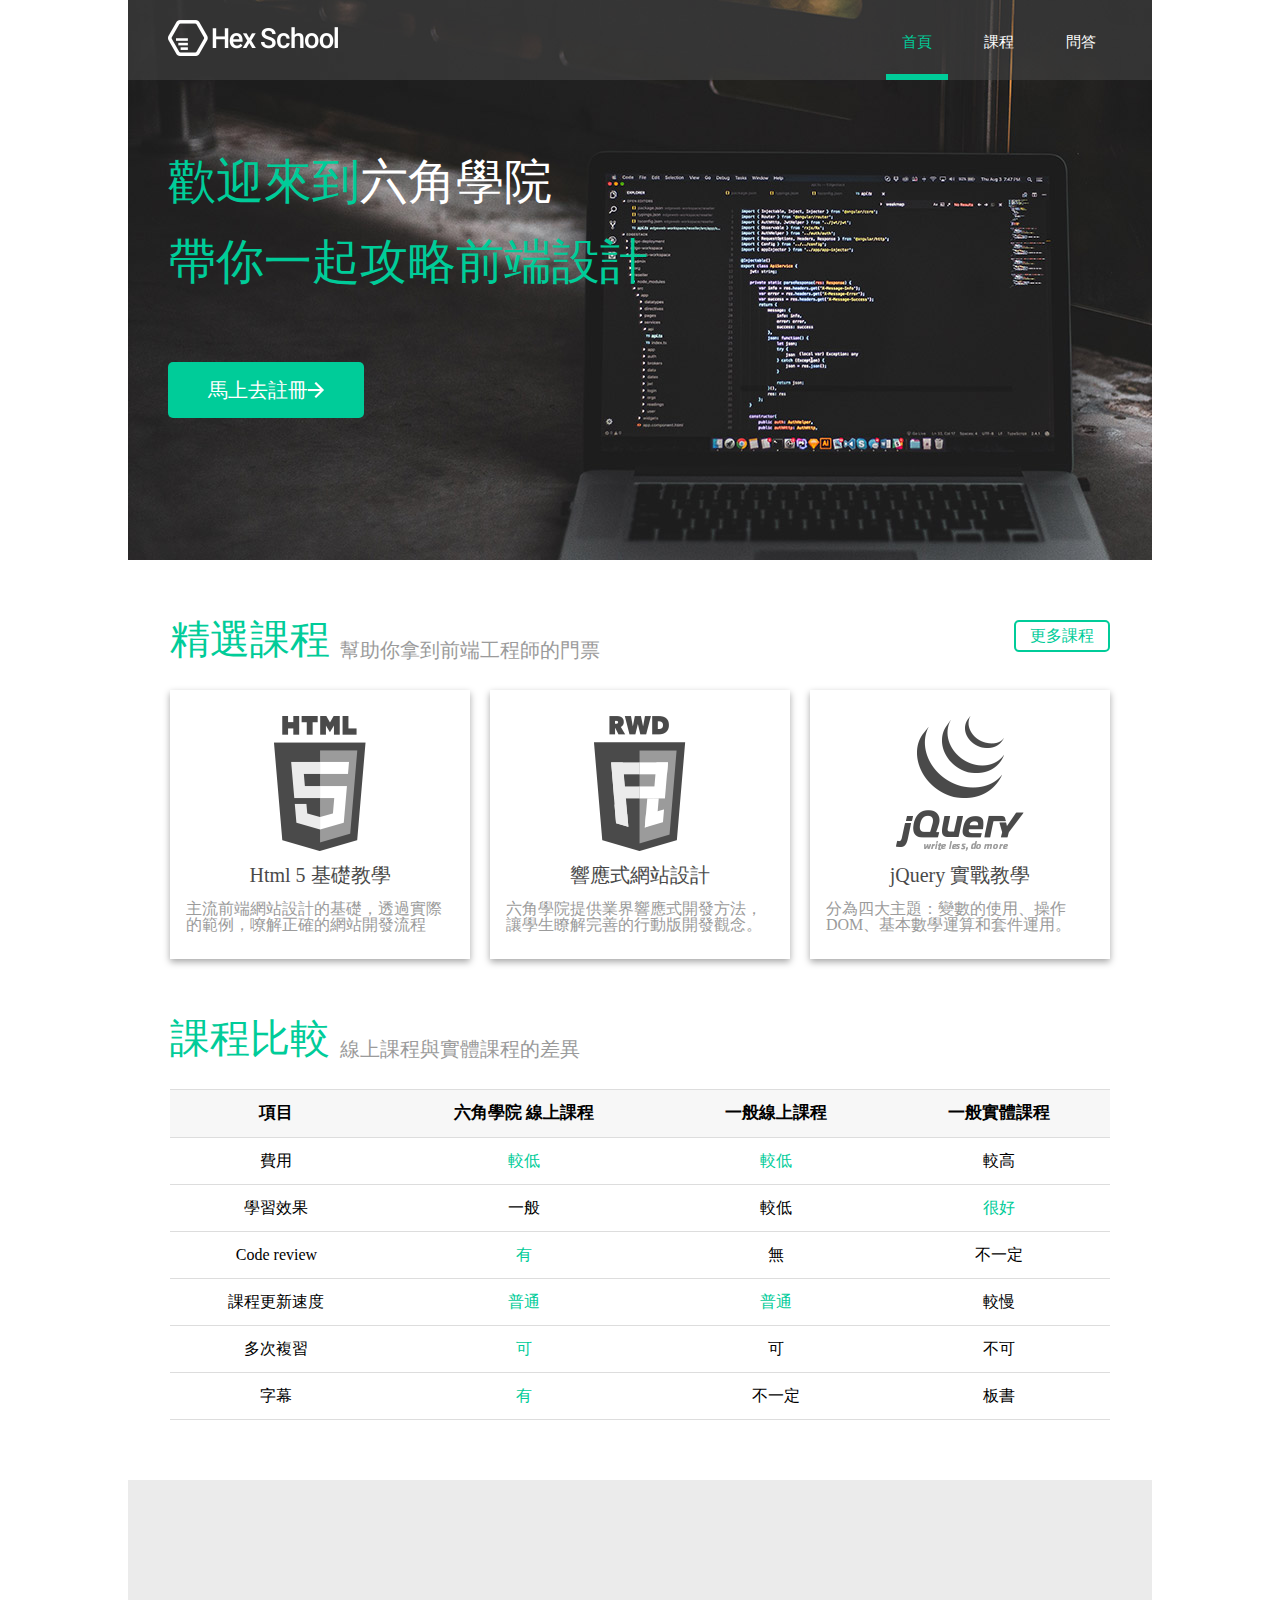
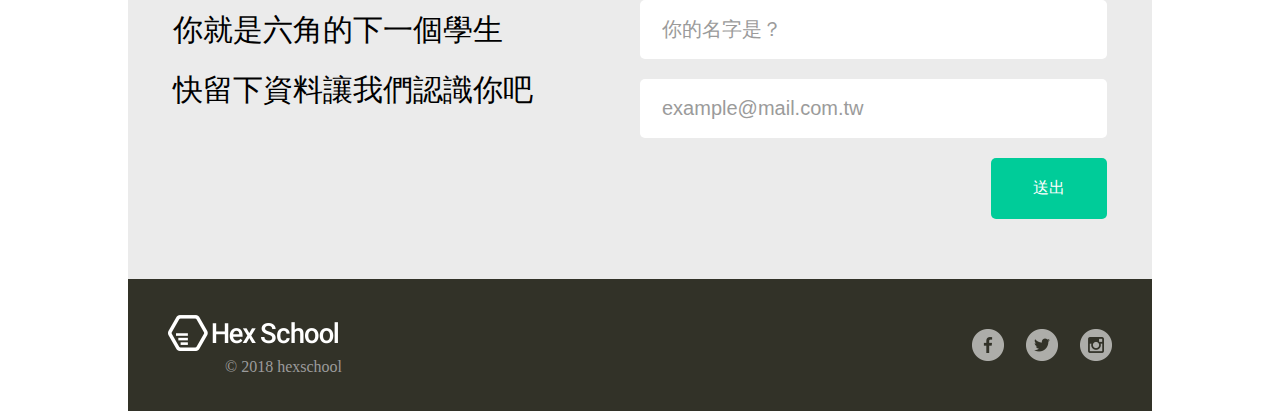
<file: index.html>
<!DOCTYPE html>
<html lang="en">

<head>
	<meta charset="UTF-8">
	<meta content="width=device-width, initial-scale=1.0" name="viewport">
	<meta http-equiv="X-UA-Compatible" content="IE=edge,chrome=1">
	<meta property="og:title" content="多版面網站實作  | 使用 HTML、CSS 開發一個網站">
	<meta property="og:description" content="從一個PSD檔開始，自行切圖，然後用HTML、CSS來完成整個多個版本的網站。">
	<meta property="og:site_name" content="王以謙的多版面網站實作練習">
	<meta property="og:locale" content="zh_TW" />
	<meta content="從一個PSD檔開始，自行切圖，然後用HTML、CSS來完成整個多個版本的網站。" name="description">
	<meta content="網頁設計, 練習, 切版, 前端, HTML, CSS" name="keywords">
	<meta content="王以謙" name="author">
	<title>首頁</title>
	<link rel="stylesheet" href="css/reset.css">
	<link rel="stylesheet" href="css/all.css">
	<link rel="icon" href="favicon.ico">
</head>

<body>
	<div class="wrap">
		<header class="header clearfix">
			<h1><a href="#" class="site-logo" title="六角學院">王以謙</a></h1>
			<nav>
				<ul class="header-navigation pull-right">
					<li><a class="active-page" href="index.html">首頁</a></li>
					<li><a href="course.html">課程</a></li>
					<li><a href="faq.html">問答</a></li>
				</ul>
			</nav>
		</header>
		<!-- end header -->
		<div class="banner">
			<img class="background" src="img/banner_photo.jpg" alt="banner background">
			<div class="slogon">
				<div class="mb60">
					<h2>歡迎來到<span>六角學院</span><br>帶你一起攻略前端設計
					</h2>
				</div>
				<a href="" class="button-action button-primary"><span>馬上去註冊</span> <img src="img/arrow.png"
						alt="arrow"></a>
			</div>
		</div>
		<!-- end banner -->
		<div class="content">
			<section class="mb60">
				<div class="bar mb30 clearfix">
					<h2 class="pull-left green">精選課程 <span class="subheader">幫助你拿到前端工程師的門票</span></h2>
					<a href="#" class="pull-right">更多課程</a>
				</div>
				<ul class="list-courses">
					<li>
						<img src="img/Html.png" alt="html5">
						<h3>Html 5 基礎教學</h3>
						<p>主流前端網站設計的基礎，透過實際的範例，嘹解正確的網站開發流程</p>
					</li>
					<li>
						<img src="img/RWD.png" alt="RWD">
						<h3>響應式網站設計</h3>
						<p>六角學院提供業界響應式開發方法，讓學生瞭解完善的行動版開發觀念。</p>
					</li>
					<li>
						<img src="img/jQuery.png" alt="jQuery">
						<h3>jQuery 實戰教學</h3>
						<p>分為四大主題：變數的使用、操作DOM、基本數學運算和套件運用。</p>
					</li>
				</ul>
			</section>
			<section class="difference">
				<h2 class="mb30 green">課程比較 <span class="subheader">線上課程與實體課程的差異</span></h2>
				<table class="text-center">
					<thead>
						<tr>
							<th scope="col">項目</th>
							<th scope="col">六角學院 線上課程</th>
							<th scope="col">一般線上課程</th>
							<th scope="col">一般實體課程</th>
						</tr>
					</thead>
					<tbody>
						<tr>
							<th scope="row">費用</th>
							<td class="green">較低</td>
							<td class="green">較低</td>
							<td>較高</td>
						</tr>
						<tr>
							<th scope="row">學習效果</th>
							<td>一般</td>
							<td>較低</td>
							<td class="green">很好</td>
						</tr>
						<tr>
							<th scope="row">Code review</th>
							<td class="green">有</td>
							<td>無</td>
							<td>不一定</td>
						</tr>
						<tr>
							<th scope="row">課程更新速度</th>
							<td class="green">普通</td>
							<td class="green">普通</td>
							<td>較慢</td>
						</tr>
						<tr>
							<th scope="row">多次複習</th>
							<td class="green">可</td>
							<td>可</td>
							<td>不可</td>
						</tr>
						<tr>
							<th scope="row">字幕</th>
							<td class="green">有</td>
							<td>不一定</td>
							<td>板書</td>
						</tr>
					</tbody>
				</table>
			</section>
		</div>
		<!-- end content -->
		<div class="call-action">
			<div class="flex-grow">
				<h2>你就是六角的下一個學生<br>快留下資料讓我們認識你吧</h2>
			</div>
			<form class="flex-grow" action="index.html">
				<input type="text" name="name" id="name" placeholder="你的名字是？" required>
				<input type="email" name="mail" id="mail" placeholder="example@mail.com.tw">
				<input type="submit" class="button-primary" value="送出">
			</form>
		</div>
		<!-- end call-action -->
		<footer id="footer">
			<div class="footer-logo pull-left center-vertical">
				<div class="clearfix">
					<img src="img/footer_logo.png" alt="footer logo">
					<p>&copy 2018 hexschool</p>
				</div>
			</div>
			<ul class="social-footer pull-right">
				<li><a href="#"><img src="img/facebook_icon.png" alt=""></a></li>
				<li><a href="#"><img src="img/twitter_icon.png" alt=""></a></li>
				<li><a href="#"><img src="img/instagram_icon.png" alt=""></a></li>
			</ul>
		</footer>
		<!-- end footer -->
	</div>
</body>

</html>
</file>
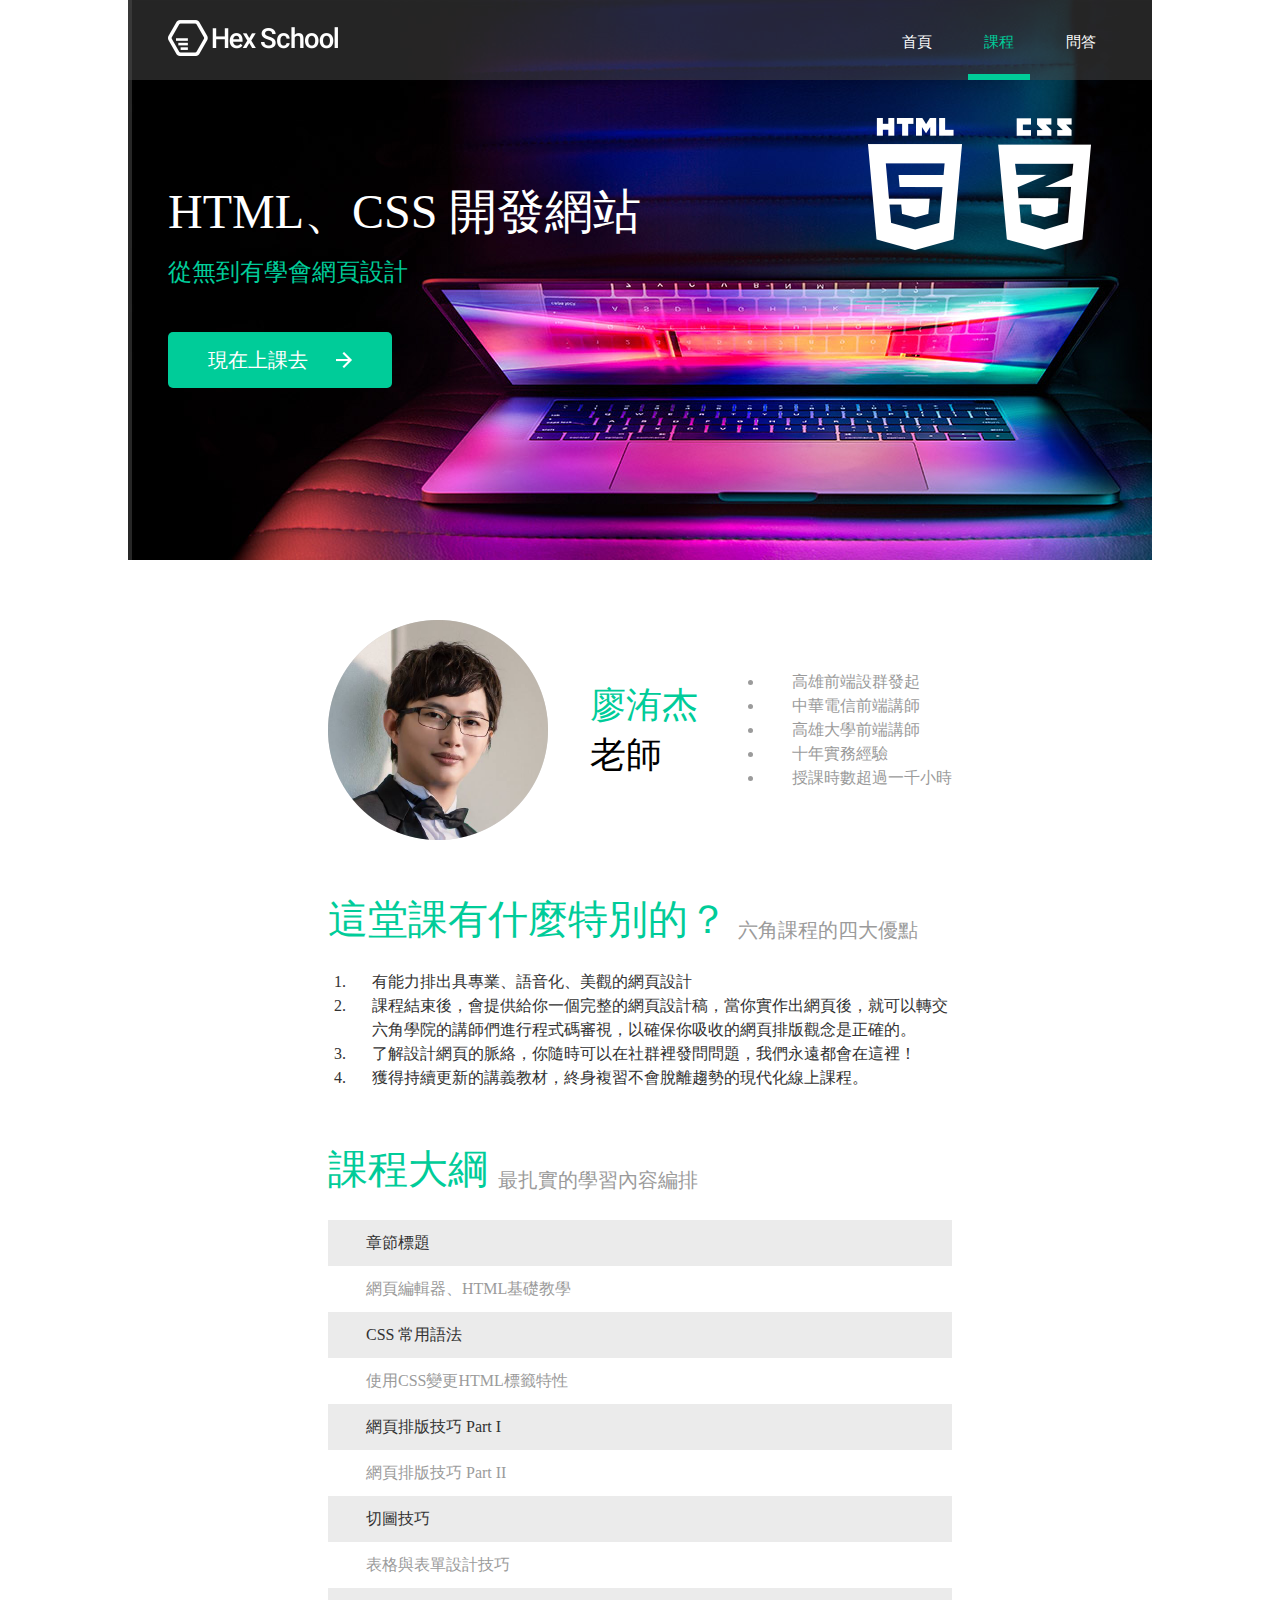
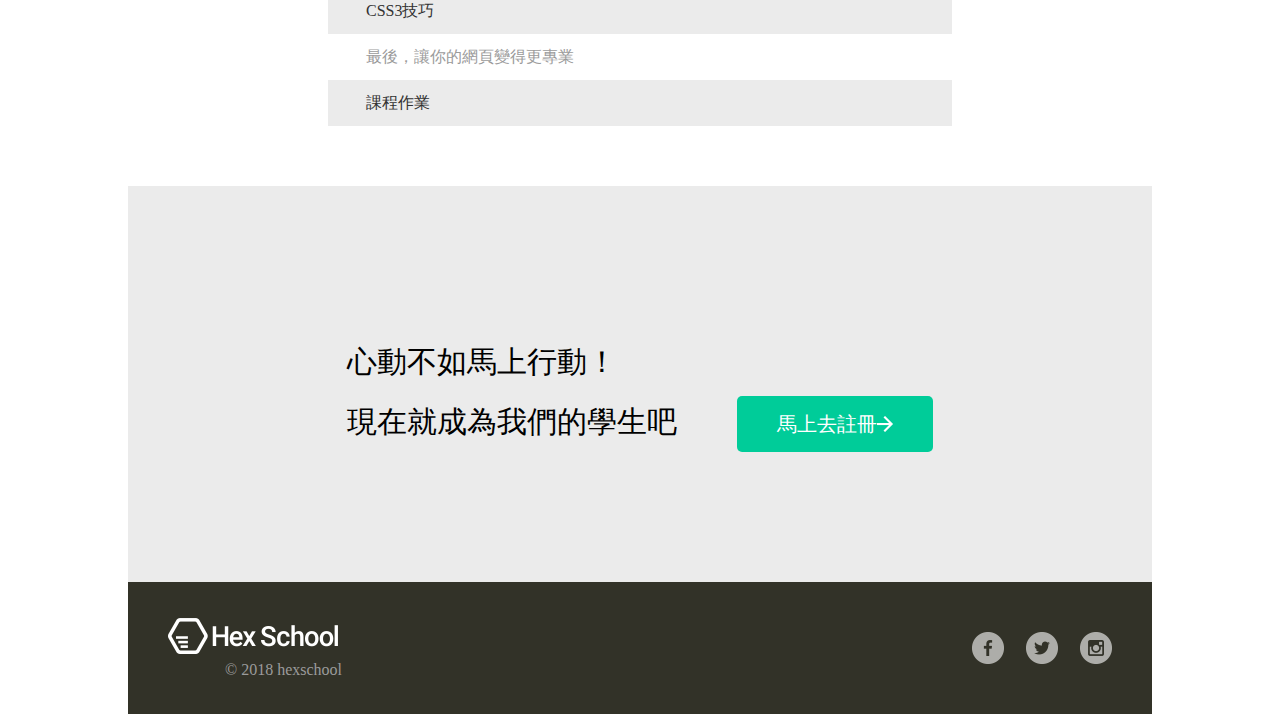
<file: course.html>
<!DOCTYPE html>
<html lang="en">

<head>
	<meta charset="UTF-8">
	<meta content="width=device-width, initial-scale=1.0" name="viewport">
	<meta http-equiv="X-UA-Compatible" content="IE=edge,chrome=1">
	<meta property="og:title" content="多版面網站實作  | 使用 HTML、CSS 開發一個網站">
	<meta property="og:description" content="從一個PSD檔開始，自行切圖，然後用HTML、CSS來完成整個多個版本的網站。">
	<meta property="og:site_name" content="王以謙的多版面網站實作練習">
	<meta property="og:locale" content="zh_TW" />
	<meta content="從一個PSD檔開始，自行切圖，然後用HTML、CSS來完成整個多個版本的網站。" name="description">
	<meta content="網頁設計, 練習, 切版, 前端, HTML, CSS" name="keywords">
	<meta content="王以謙" name="author">
	<title>課程</title>
	<link rel="stylesheet" href="css/reset.css">
	<link rel="stylesheet" href="css/all.css">
	<link rel="icon" href="favicon.ico">
</head>

<body>
	<div class="wrap">
		<header class="header">
			<h1><a href="#" class="site-logo" title="六角學院">王以謙</a></h1>
			<nav>
				<ul class="header-navigation pull-right">
					<li><a href="index.html">首頁</a></li>
					<li><a class="active-page" href="course.html">課程</a></li>
					<li><a href="faq.html">問答</a></li>
				</ul>
			</nav>
		</header>
		<!-- end header -->
		<div class="banner">
			<img class="background" src="img/banner_photo_2.jpg" alt="banner background">
			<div class="slogon">
				<div class="mb48">
					<h2 class="mb8"><span>HTML、CSS 開發網站</span></h2>
					<h3 class="green">從無到有學會網頁設計</h3>
				</div>
				<a href="" class="button-action button-primary"><span>現在上課去</span> <img class="right-arrow"
						src="img/arrow.png" alt="arrow"></a>
			</div>
			<div class="medal">
				<img src="img/html5.png" alt="html5">
				<img src="img/css3.png" alt="css3">
			</div>
		</div>
		<!-- end banner -->
		<div class="content content-course">
			<section class="teacher mb60">
				<img src="img/teacher.png" alt="teacher">
				<h2><span class="green">廖洧杰</span><br>老師</h2>
				<ul>
					<li>高雄前端設群發起</li>
					<li>中華電信前端講師</li>
					<li>高雄大學前端講師</li>
					<li>十年實務經驗</li>
					<li>授課時數超過一千小時</li>
				</ul>
			</section>
			<section class="feature mb60">
				<h2 class="green mb30">這堂課有什麼特別的？ <span class="subheader">六角課程的四大優點</span></h2>
				<ol>
					<li>有能力排出具專業、語音化、美觀的網頁設計</li>
					<li>課程結束後，會提供給你一個完整的網頁設計稿，當你實作出網頁後，就可以轉交六角學院的講師們進行程式碼審視，以確保你吸收的網頁排版觀念是正確的。</li>
					<li>了解設計網頁的脈絡，你隨時可以在社群裡發問問題，我們永遠都會在這裡！</li>
					<li>獲得持續更新的講義教材，終身複習不會脫離趨勢的現代化線上課程。</li>
				</ol>
			</section>
			<section class="outline">
				<h2 class="green mb30">課程大綱 <span class="subheader">最扎實的學習內容編排</span></h2>
				<table>
					<tr>
						<td>章節標題</td>
					</tr>
					<tr>
						<td>網頁編輯器、HTML基礎教學</td>
					</tr>
					<tr>
						<td>CSS 常用語法</td>
					</tr>
					<tr>
						<td>使用CSS變更HTML標籤特性</td>
					</tr>
					<tr>
						<td>網頁排版技巧 Part I</td>
					</tr>
					<tr>
						<td>網頁排版技巧 Part II</td>
					</tr>
					<tr>
						<td>切圖技巧</td>
					</tr>
					<tr>
						<td>表格與表單設計技巧</td>
					</tr>
					<tr>
						<td>CSS3技巧</td>
					</tr>
					<tr>
						<td>最後，讓你的網頁變得更專業</td>
					</tr>
					<tr>
						<td>課程作業</td>
					</tr>
				</table>
			</section>
		</div>
		<!-- end content -->
		<div class="call-action-course">
			<div class="call-action-course-inner">
				<div class="action-desc">
					<h2>心動不如馬上行動！<br>現在就成為我們的學生吧</h2>
				</div>
				<div class="action" action="index.html">
					<a href="" class="button-action button-primary"><span>馬上去註冊</span> <img src="img/arrow.png"
							alt="arrow"></a>
				</div>
			</div>
		</div>
		<!-- end call-action-course -->
		<footer id="footer">
			<div class="footer-logo pull-left center-vertical">
				<div class="clearfix">
					<img src="img/footer_logo.png" alt="footer logo">
					<p>&copy 2018 hexschool</p>
				</div>
			</div>
			<ul class="social-footer pull-right">
				<li><a href="#"><img src="img/facebook_icon.png" alt=""></a></li>
				<li><a href="#"><img src="img/twitter_icon.png" alt=""></a></li>
				<li><a href="#"><img src="img/instagram_icon.png" alt=""></a></li>
			</ul>
		</footer>
		<!-- end footer -->
	</div>
</body>

</html>
</file>
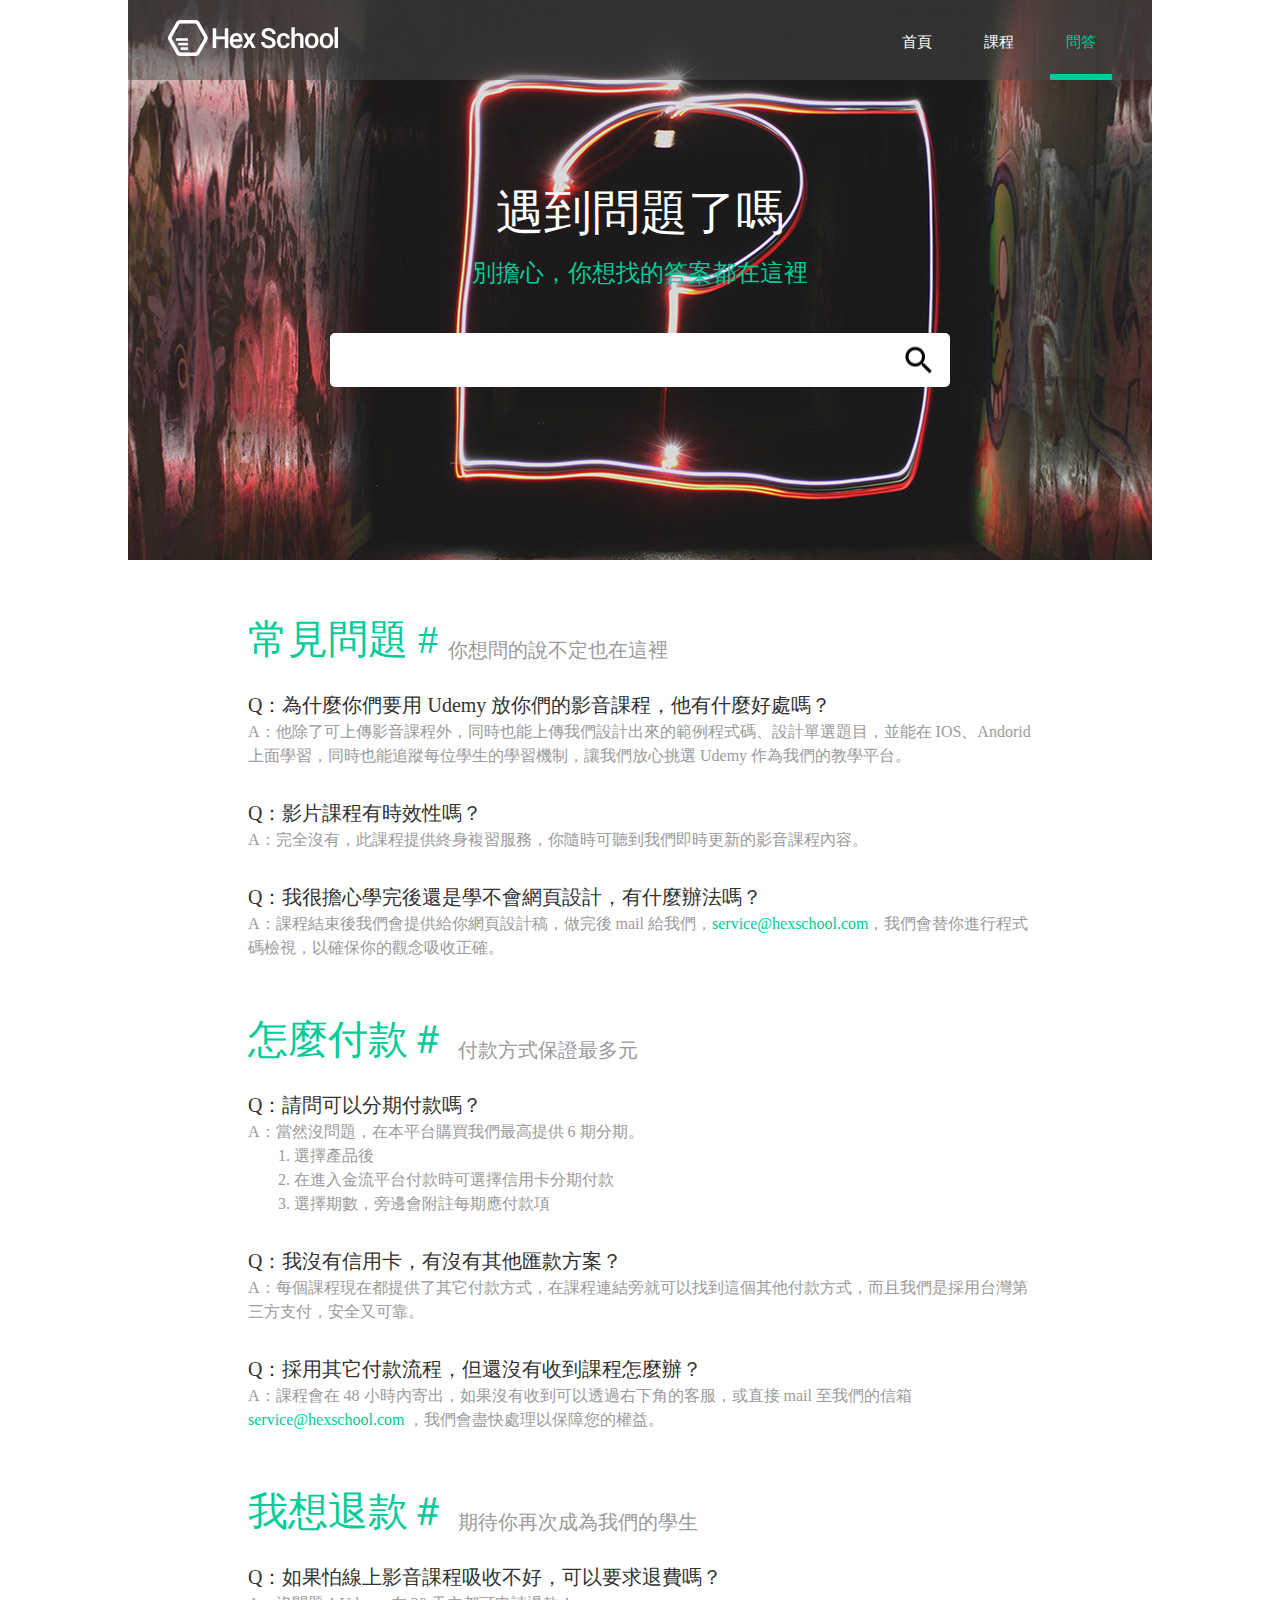
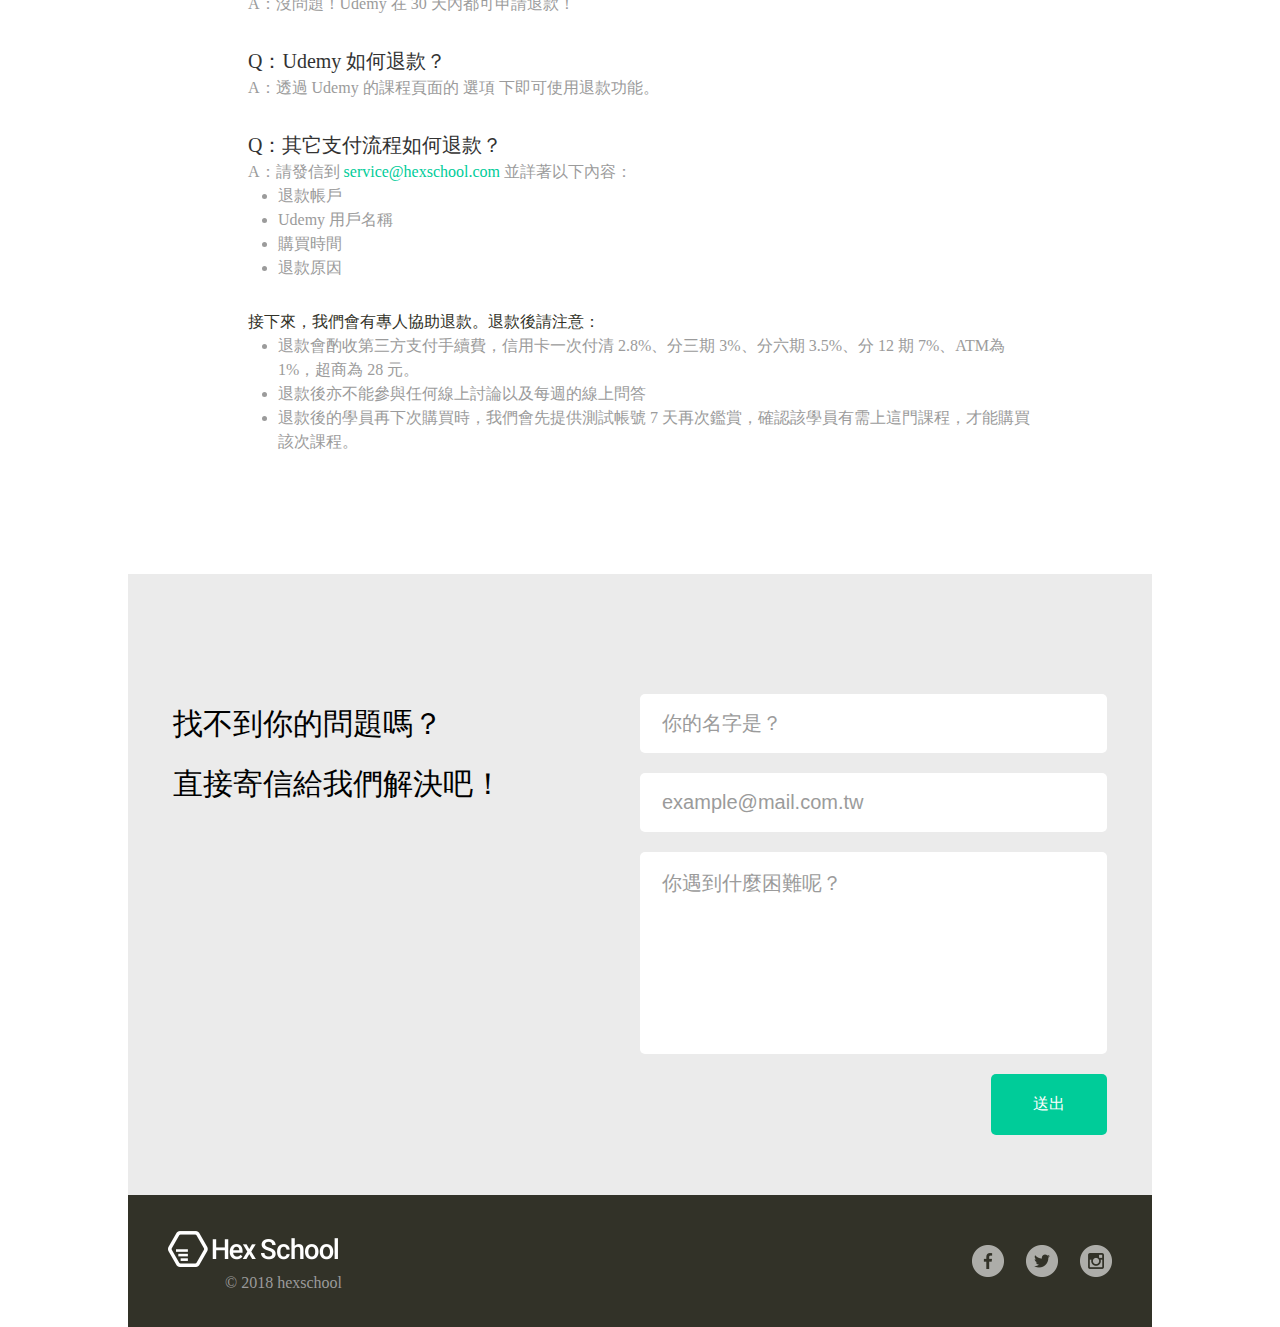
<file: faq.html>
<!DOCTYPE html>
<html lang="en">

<head>
    <meta charset="UTF-8">
    <meta content="width=device-width, initial-scale=1.0" name="viewport">
    <meta http-equiv="X-UA-Compatible" content="IE=edge,chrome=1">
    <meta property="og:title" content="多版面網站實作  | 使用 HTML、CSS 開發一個網站">
    <meta property="og:description" content="從一個PSD檔開始，自行切圖，然後用HTML、CSS來完成整個多個版本的網站。">
    <meta property="og:site_name" content="王以謙的多版面網站實作練習">
    <meta property="og:locale" content="zh_TW" />
    <meta content="從一個PSD檔開始，自行切圖，然後用HTML、CSS來完成整個多個版本的網站。" name="description">
    <meta content="網頁設計, 練習, 切版, 前端, HTML, CSS" name="keywords">
    <meta content="王以謙" name="author">
    <title>問與答</title>
    <link rel="stylesheet" href="css/reset.css">
    <link rel="stylesheet" href="css/all.css">
    <link rel="icon" href="favicon.ico">
</head>

<body>
    <div class="wrap">
        <header class="header">
            <h1><a href="#" class="site-logo" title="六角學院">王以謙</a></h1>
            <nav>
                <ul class="header-navigation pull-right">
                    <li><a href="index.html">首頁</a></li>
                    <li><a href="course.html">課程</a></li>
                    <li><a class="active-page" href="faq.html">問答</a></li>
                </ul>
            </nav>
        </header>
        <div class="banner">
            <img class="background" src="img/banner_photo_3.jpg" alt="banner background">
            <div class="slogon slogon-faq">
                <div class="mb48">
                    <h2 class="mb8"><span>遇到問題了嗎</span></h2>
                    <h3 class="green">別擔心，你想找的答案都在這裡</h3>
                </div>
                <form action="faq.html" method="get">
                    <div class="search-bar">
                        <input class="search-term" type="search" name="question" title="搜尋">
                        <button type="submit" class="search-button">
                            <img src="img/search_icon.png" alt="search icon">
                        </button>
                    </div>
                </form>
            </div>
        </div>
        <div class="content content-faq">
            <section class="mb60">
                <h2 class="green mb30">常見問題 # <span class="subheader">你想問的說不定也在這裡</span></h2>
                <ul class="question-list">
                    <li>
                        <h4 class="question">Q：為什麼你們要用 Udemy 放你們的影音課程，他有什麼好處嗎？</h4>
                        <p class="answer">A：他除了可上傳影音課程外，同時也能上傳我們設計出來的範例程式碼、設計單選題目，並能在 IOS、Andorid
                            上面學習，同時也能追蹤每位學生的學習機制，讓我們放心挑選 Udemy 作為我們的教學平台。</p>
                    </li>
                    <li>
                        <h4 class="question">Q：影片課程有時效性嗎？</h4>
                        <p class="answer">A：完全沒有，此課程提供終身複習服務，你隨時可聽到我們即時更新的影音課程內容。</p>
                    </li>
                    <li>
                        <h4 class="question">Q：我很擔心學完後還是學不會網頁設計，有什麼辦法嗎？</h4>
                        <p class="answer">A：課程結束後我們會提供給你網頁設計稿，做完後 mail 給我們，<a
                                href="mailto:service@hexschool.com">service@hexschool.com</a>，我們會替你進行程式碼檢視，以確保你的觀念吸收正確。
                        </p>
                    </li>
                </ul>
            </section>
            <section class="mb60">
                <h2 class="green mb30">怎麼付款＃ <span class="subheader">付款方式保證最多元</span></h2>
                <ul class="question-list">
                    <li>
                        <h4 class="question">Q：請問可以分期付款嗎？</h4>
                        <div class="answer">A：當然沒問題，在本平台購買我們最高提供 6 期分期。<br>
                            <ol>
                                <li>選擇產品後</li>
                                <li>在進入金流平台付款時可選擇信用卡分期付款</li>
                                <li>選擇期數，旁邊會附註每期應付款項</li>
                            </ol>
                        </div>
                    </li>
                    <li>
                        <h4 class="question">Q：我沒有信用卡，有沒有其他匯款方案？</h4>
                        <p class="answer">A：每個課程現在都提供了其它付款方式，在課程連結旁就可以找到這個其他付款方式，而且我們是採用台灣第三方支付，安全又可靠。</p>
                    </li>
                    <li>
                        <h4 class="question">Q：採用其它付款流程，但還沒有收到課程怎麼辦？</h4>
                        <p class="answer">A：課程會在 48 小時內寄出，如果沒有收到可以透過右下角的客服，或直接 mail 至我們的信箱 <a
                                href="mailto:service@hexschool.com">service@hexschool.com</a> ，我們會盡快處理以保障您的權益。</p>
                    </li>
                </ul>
            </section>
            <section class="mb60">
                <h2 class="green mb30">我想退款＃ <span class="subheader">期待你再次成為我們的學生</span></h2>
                <ul class="question-list">
                    <li>
                        <h4 class="question">Q：如果怕線上影音課程吸收不好，可以要求退費嗎？</h4>
                        <p class="answer">A：沒問題！Udemy 在 30 天內都可申請退款！</p>
                    </li>
                    <li>
                        <h4 class="question">Q：Udemy 如何退款？</h4>
                        <p class="answer">A：透過 Udemy 的課程頁面的 選項 下即可使用退款功能。</p>
                    </li>
                    <li>
                        <h4 class="question">Q：其它支付流程如何退款？</h4>
                        <div class="answer">A：請發信到 <a href="mailto:service@hexschool.com">service@hexschool.com</a>
                            並詳著以下內容：<br>
                            <ul>
                                <li>退款帳戶</li>
                                <li>Udemy 用戶名稱</li>
                                <li>購買時間</li>
                                <li>退款原因</li>
                            </ul>
                        </div>

                    </li>
                    <li>
                        <div class="answer">
                            <p class="dark">接下來，我們會有專人協助退款。退款後請注意：</p>
                            <ul>
                                <li>退款會酌收第三方支付手續費，信用卡一次付清 2.8%、分三期 3%、分六期 3.5%、分 12 期 7%、ATM為 1%，超商為 28 元。</li>
                                <li>退款後亦不能參與任何線上討論以及每週的線上問答</li>
                                <li>退款後的學員再下次購買時，我們會先提供測試帳號 7 天再次鑑賞，確認該學員有需上這門課程，才能購買該次課程。</li>
                            </ul>
                        </div>
                    </li>
                </ul>
            </section>
        </div>
        <!-- end content -->
        <div class="call-action">
            <div class="flex-grow">
                <h2>找不到你的問題嗎？<br>直接寄信給我們解決吧！</h2>
            </div>
            <form class="flex-grow" action="index.html">
                <input type="text" name="name" id="name" placeholder="你的名字是？" required>
                <input type="email" name="mail" id="mail" placeholder="example@mail.com.tw" required>
                <textarea name="question" id="question" placeholder="你遇到什麼困難呢？" required></textarea>
                <input type="submit" class="button-primary" value="送出">
            </form>
        </div>
        <!-- end call-action -->
        <footer id="footer">
            <div class="footer-logo pull-left center-vertical">
                <div class="clearfix">
                    <img src="img/footer_logo.png" alt="footer logo">
                    <p>&copy 2018 hexschool</p>
                </div>
            </div>
            <ul class="social-footer pull-right">
                <li><a href="#"><img src="img/facebook_icon.png" alt=""></a></li>
                <li><a href="#"><img src="img/twitter_icon.png" alt=""></a></li>
                <li><a href="#"><img src="img/instagram_icon.png" alt=""></a></li>
            </ul>
        </footer>
        <!-- end footer -->
    </div>
</body>

</html>
</file>
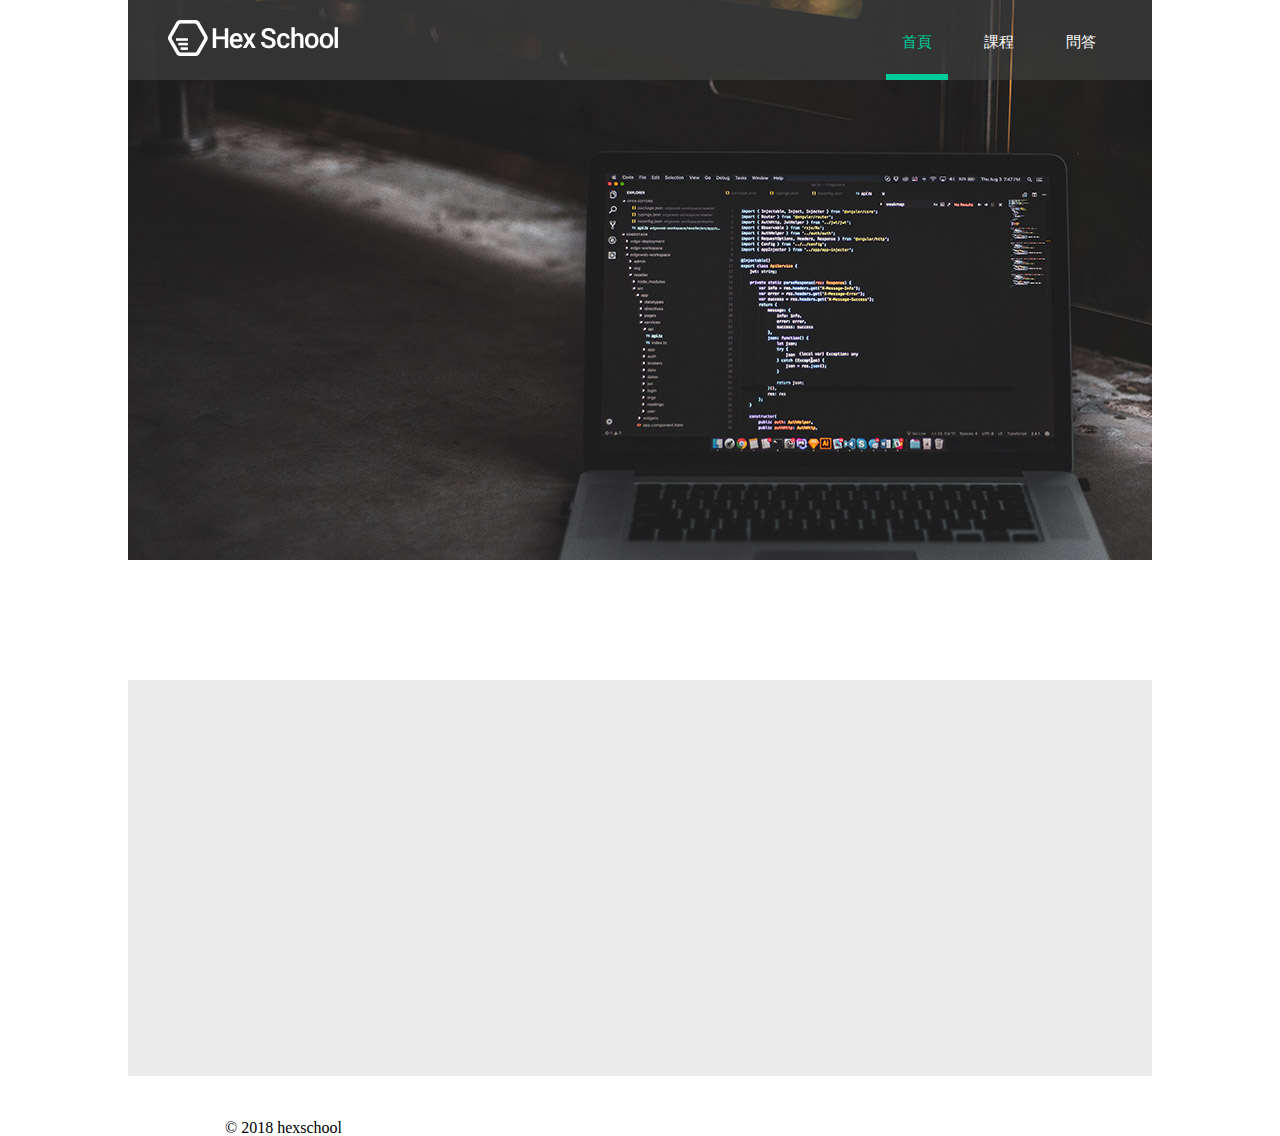
<file: layout.html>
<!DOCTYPE html>
<html lang="en">

<head>
    <meta charset="UTF-8">
    <meta content="width=device-width, initial-scale=1.0" name="viewport">
    <meta http-equiv="X-UA-Compatible" content="IE=edge,chrome=1">
    <meta property="og:title" content="多版面網站實作  | 使用 HTML、CSS 開發一個網站">
    <meta property="og:description" content="從一個PSD檔開始，自行切圖，然後用HTML、CSS來完成整個多個版本的網站。">
    <meta property="og:site_name" content="王以謙的多版面網站實作練習">
    <meta property="og:locale" content="zh_TW" />
    <meta content="從一個PSD檔開始，自行切圖，然後用HTML、CSS來完成整個多個版本的網站。" name="description">
    <meta content="網頁設計, 練習, 切版, 前端, HTML, CSS" name="keywords">
    <meta content="王以謙" name="author">
    <title>Document</title>
    <link rel="stylesheet" href="css/reset.css">
    <link rel="stylesheet" href="css/all.css">
    <link rel="icon" href="favicon.ico">
</head>

<body>
    <div class="wrap">
        <header class="header">
            <h1><a href="#" class="site-logo" title="六角學院">王以謙</a></h1>
            <nav>
                <ul class="header-navigation pull-right">
                    <li><a class="active-page" href="index.html">首頁</a></li>
                    <li><a href="course.html">課程</a></li>
                    <li><a href="faq.html">問答</a></li>
                </ul>
            </nav>
        </header>
        <div class="banner">
            <img class="background" src="img/banner_photo.jpg" alt="banner background">
        </div>
        <div class="content">

        </div>
        <div class="call-action"></div>
        <div class="footer">
            <div class="footer-logo pull-left center-vertical">
                <div>
                    <img src="img/footer_logo.png" alt="footer logo">
                    <p>&copy 2018 hexschool</p>
                </div>
            </div>
            <ul class="social-footer pull-right">
                <li><a href="#"><img src="img/facebook_icon.png" alt=""></a></li>
                <li><a href="#"><img src="img/twitter_icon.png" alt=""></a></li>
                <li><a href="#"><img src="img/instagram_icon.png" alt=""></a></li>
            </ul>
        </div>
    </div>
</body>

</html>
</file>
<file: css/all.css>
a {
	color: #00CC99;
	text-decoration: none;
}

a, button, input, textarea {
	transition: color 0.15s ease-in-out, background-color 0.15s ease-in-out, box-shadow 0.1s ease-in-out, opacity 0.15s ease-in-out, border-color 0.1s ease-in-out;
}

input, textarea {
	border-radius: 5px;
	border-style: solid;
	border-width: 2px;
	border-color: rgba(0, 204, 153, 0);
}

input:focus, textarea:focus {
	outline: none;
    box-shadow: 0 0 0.2rem rgba(0, 204, 153, 1);
    border-color: rgba(0, 204, 153, 1);
}

.clearfix:after {
    content: "";
    display: table;
    clear: both
}

.text-center {
    text-align: center
}

.pull-left {
	float:left;
}

.pull-right {
	float: right;
}

.mb8 {
	margin-bottom: 8px;
}

.mb24 {
	margin-bottom: 24px;
}

.mb30 {
	margin-bottom: 30px;
}

.mb48 {
	margin-bottom: 48px;
}

.mb60 {
	margin-bottom: 60px;
}

.button-primary {
	background-color: #00CC99;
	border-radius: 5px;
	padding: 18px 40px;
	color: white;
}

.button-primary:hover {
	background-color: #00dba4;
}

.wrap {
	width: 1024px;
	margin: 0 auto;
	position: relative;
}

.header {
	background-color: #4A4A4A7F;
	position: absolute;
	width: 100%;
	z-index: 100;
}

.banner {
	position: relative;
	width: 1024px;
	height: 560px;
	display: flex;
}

.background {
	position: absolute;
	height: 100%;
	width: 100%;
	z-index: -100;
	object-fit: none;
}

.site-logo {
	background-image: url(../img/header_logo.png);
	display: block;
	height: 36px;
	width: 170px;
	text-indent: 101%;
	overflow: hidden;
	white-space: nowrap;
}

.header>*:first-child {
	float: left;
	margin-left: 40px;
	margin-top: 20px;
	margin-bottom: 20px;
}

.header>*:last-child {
	margin-right: 20px;
}

.header-navigation>li {
	float: left;
	color: white;
	margin-right: 20px;
}

.header-navigation>li:hover {
	color: #00CC99;
}

.header-navigation>li a {
	display: block;
	color: inherit;
	font-size: 15px;
	line-height: 24px;
	padding-top: 30px;
	padding-bottom: 20px;
	padding-right: 16px;
	padding-left: 16px;
}

.header-navigation>li a.active-page {
	color: #00CC99;
	border-bottom: 6px solid #00CC99;
}

.content {
	margin-left: 42px;
	margin-right: 42px;
	padding-top: 60px;
	padding-bottom: 60px;
	background-color: white;
}

.content-course {
	margin-left: 200px;
	margin-right: 200px;
}

.content-faq {
	margin-left: 120px;
	margin-right: 120px;
}

.question {
	font-size: 20px;
	line-height: 30px;
	color: #323232;
}

.answer {
	font-size: 16px;
	line-height: 24px;
	color: #9b9b9b;
}

.answer li {
	list-style-position: inside;
	margin-left: 30px;
}

ol li {
	list-style-type: decimal;
}

.answer ul li {
	list-style: disc;
}

.dark {
	color: #323228;
}

.question-list>li {
	margin-bottom: 30px;
}
.question-list>li:last-child {
	margin-bottom: 0;
}

#footer {
	height: 132px;
	background: #323228;
	color: #9b9b9b;
}

.footer-logo img {
	display: block;
	float: left;
	margin-bottom: 8px;
}
.footer-logo p {
	float: right;
	clear: both;
}

.footer-logo {
	width: 254px;
	height: 100%;
	display: flex;
	justify-content: center;
	align-items: center;
}

.footer-logo>div {
	width: 174px;
}

.social-footer {
	display: flex;
	justify-content: space-between;
	align-items: center;
	width: 140px;
	height: 100%;
	margin-right: 40px;
}

.social-footer a {
	opacity: 0.6;
}

.social-footer a:hover {
	opacity: 1.0;
}

.list-courses {
	display: flex;
	align-items: stretch;
}

.list-courses>li {
	flex: 1 1 0;
	display: flex;
	flex-direction: column;
	align-items: center;
	padding: 26px 16px;
	box-shadow: 0px 3px 7px 0px rgba(0, 0, 0, 0.35);
	margin-right: 20px;
}

.list-courses>li:last-child {
	margin-right: 0px;
}

.list-courses img {
	margin-bottom: 14px;
}

.list-courses h3 {
	font-size: 20px;
	color: #4a4a4a;
	margin-bottom: 16px;
}

.list-courses p {
	font-size: 16px;
	color: #9b9b9b;
}

.content h2 {
	font-size: 40px;
}

.content h2 .subheader {
	color: #9b9b9b;
	vertical-align: bottom;
	font-size: 20px;
}

.bar a {
	text-decoration: none;
	display: block;
	border: 2px solid #00cc99;
	padding: 6px 14px;
	border-radius: 5px;
	font-size: 16px;
}

.bar a:hover {
	background-color: #00CC99;
	color: white;
}

.slogon {
	display: flex;
	flex-direction: column;
	justify-content: center;
	align-items: flex-start;
	padding-left: 40px;
	padding-right: 40px;
}

.slogon-faq {
	align-items: center;
	margin: 0 auto;
	text-align: center;
}

.search-term {
	width: 620px;
	font-size: 22px;
	padding-right: 60px;
	padding-left: 12px;
	padding-top: 12px;
	padding-bottom: 12px;
	-webkit-appearance: textfield;
}

.search-bar {
	width: 100%;
	position: relative
}

.search-button {
	position: absolute;
	right: 12px;
	top: 50%;
	transform: translate(0, -50%);
	cursor: pointer;
	background: white;
	border: none;
	outline: none;
}

.slogon h2 {
	color: #00CC99;
	font-size: 48px;
	line-height: 80px;
	
}

.slogon h3 {
	font-size: 24px;
}

.slogon h2 span {
	color: white;
}
.slogon a img {
	display: block;
}

.medal {
	position: absolute;
	right: 44px;
	top: 118px;
}
.medal img {
	margin-right: 16px;
	margin-left: 16px;
}

.button-action {
	justify-content: space-between;
	align-items: center;
	display: flex;
	font-size: 20px;
}

.right-arrow {
	margin-left: 28px;
}

.difference table {
    width: 100%;
}

.difference th[scope=col] {
    background-color: #f7f7f7;
    padding: 15px 20px;
    font-weight: bolder;
    font-size: 105%;
}

.difference tr {
    border-bottom: 1px solid #ddd;
    border-top: 1px solid #ddd;
}

 td, th[scope=row] {
    padding: 15px 20px;
}

.outline table {
	width: 100%;
}

.outline td {
	padding-left: 38px;
}

.outline tr:nth-child(odd) {
	background: #ebebeb;
	color: #323232;
}

.outline tr:nth-child(even) {
	color: #9b9b9b;
}

.green {
    color: #00CC99;
}

.call-action {
	background-color: #ebebeb;
	padding-top: 120px;
	display: flex;
	justify-content: center;
	align-items: flex-start;
	padding-right: 45px;
	padding-left: 45px;
	min-height: 396px;
	padding-bottom: 60px;
}

.call-action-course {
	background-color: #ebebeb;
	min-height: 396px;
	display: flex;
	justify-content: center;
	align-items: center;
	padding-right: 200px;
	padding-left: 200px;
}

.call-action-course-inner {
	display: flex;
	align-items: flex-end;
}

.flex-grow {
	flex: 1 1 0;
}

.call-action form {
	display: flex;
	flex-direction: column;
	justify-content: center;
	align-items: stretch;
}

.call-action input[type=text], .call-action input[type=email], .call-action textarea {
	font-size: 20px;
	display: block;
    margin-bottom: 20px;
    width: 100%;
    padding: 16px 20px;
    
}

#question {
	height: 202px;
	resize: none;
}

.call-action ::placeholder {
	color: #9b9b9b;
}

.call-action form input[type=submit] {
    cursor: pointer;
	font-size: 16px;
	align-self: flex-end;
}

.call-action h2 {
	margin-bottom: 30px;
	font-size: 30px;
	line-height: 60px;
}


.call-action-course h2 {
	margin-top: 15px;
	font-size: 30px;
	line-height: 60px;
}

.call-action-course .action-desc {
	margin-right: 60px;
}

.teacher {
	display: flex;
	justify-content: space-between;
	align-items: center;
}

.teacher h2 {
	font-size: 36px;
	line-height: 50px;
	margin-right: 24px;
}

.teacher li {
	list-style-type: disc;
	color: #9b9b9b;
	line-height: 24px;
	padding-left: 28px;
}

.feature li {
	list-style-type: decimal;
	padding-left: 22px;
	margin-left: 22px;
	line-height: 24px;
	color: #323232;
}
</file>
